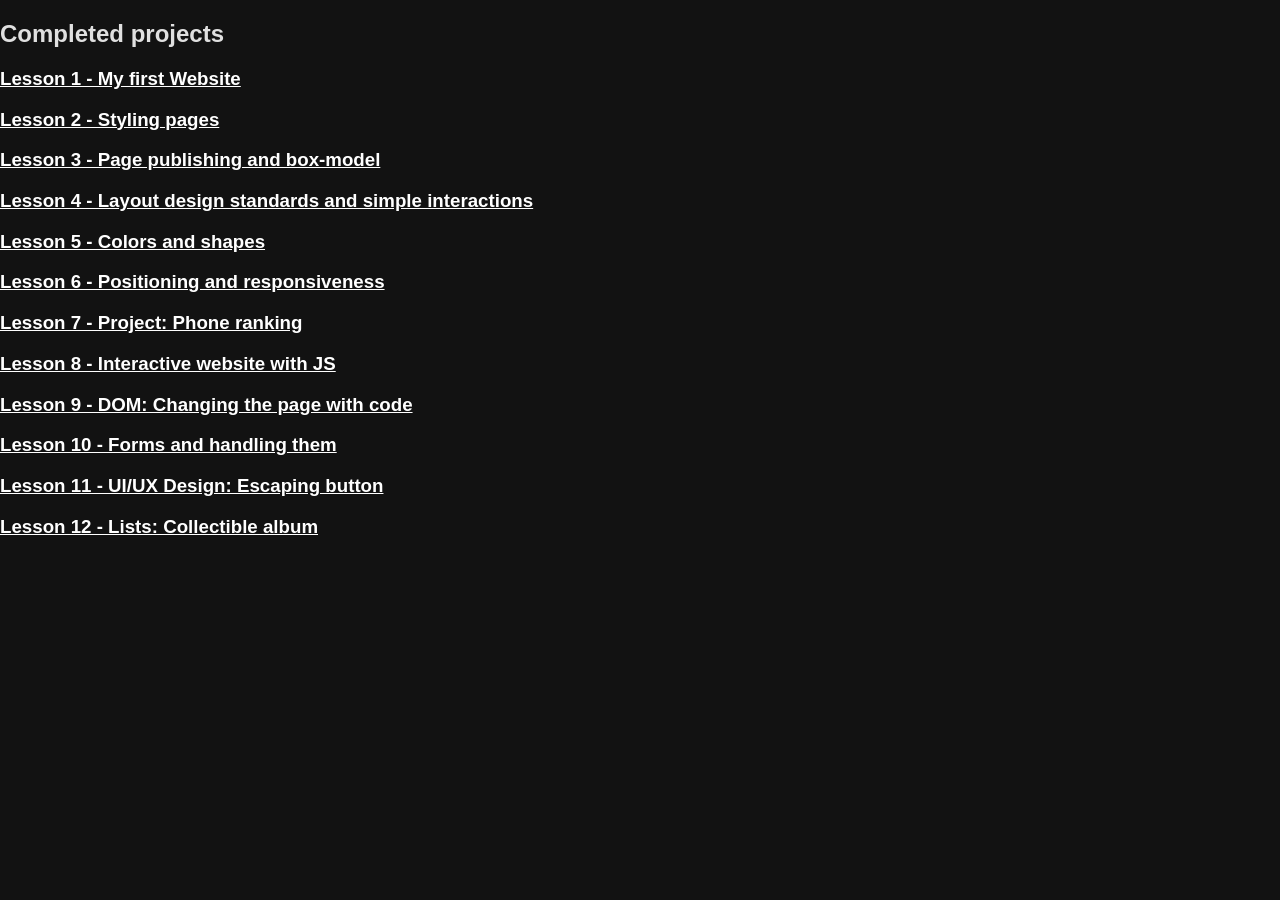
<file: index.html>
<!DOCTYPE html>
<html lang="en">
<head>
  <meta charset="UTF-8">
  <meta name="viewport" content="width=device-width, initial-scale=1.0">
  <title>Websites and AI (10-12)</title>
  <link rel="stylesheet" href="style.css">
</head>
<body>
   <h2>Completed projects</h2>
   <h3><a href="./lesson1/index.html" target="_blank">Lesson 1 - My first Website</a></h3>
   <h3><a href="./lesson2/index.html" target="_blank">Lesson 2 - Styling pages</a></h3>
   <h3><a href="./lesson3/index.html" target="_blank">Lesson 3 - Page publishing and box-model</a></h3>
   <h3><a href="./lesson4/index.html" target="_blank">Lesson 4 - Layout design standards and simple interactions</a></h3>
   <h3><a href="./lesson5/index.html" target="_blank">Lesson 5 - Colors and shapes</a></h3>
   <h3><a href="./lesson6/index.html" target="_blank">Lesson 6 - Positioning and responsiveness</a></h3>
   <h3><a href="./lesson7/index.html" target="_blank">Lesson 7 - Project: Phone ranking</a></h3>
   <h3><a href="./lesson8/index.html" target="_blank">Lesson 8 - Interactive website with JS</a></h3>
   <h3><a href="./lesson9/index.html" target="_blank">Lesson 9 - DOM: Changing the page with code</a></h3>
   <h3><a href="./lesson10/index.html" target="_blank">Lesson 10 - Forms and handling them</a></h3>
   <h3><a href="./lesson11/index.html" target="_blank">Lesson 11 - UI/UX Design: Escaping button</a></h3>
   <h3><a href="./lesson12/index.html" target="_blank">Lesson 12 - Lists: Collectible album</a></h3>
</body>
</html>
</file>
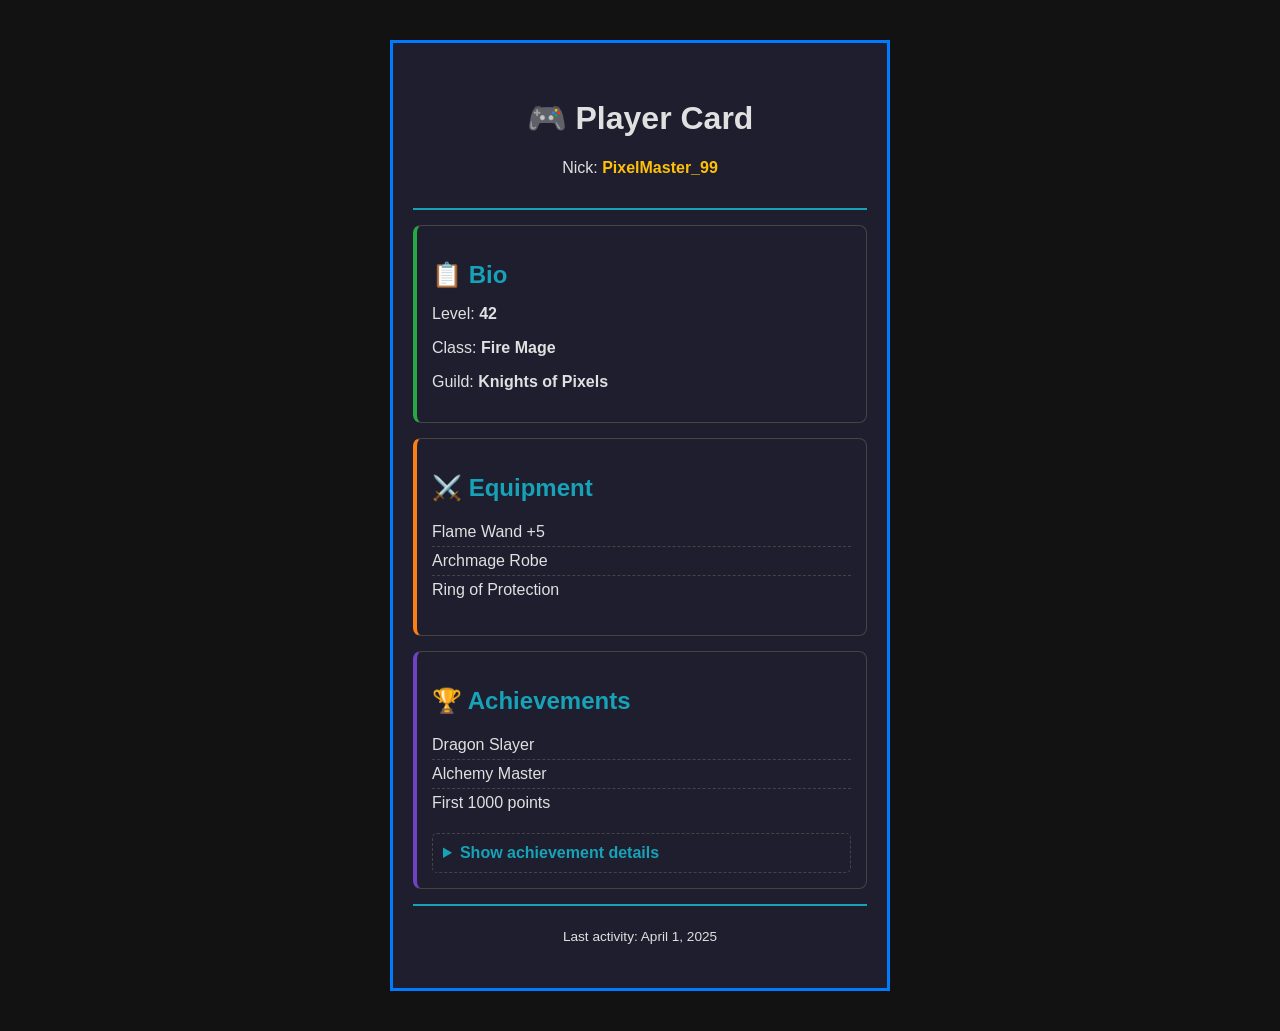
<file: lesson3/basic/index.html>
<!DOCTYPE html>
<html lang="pl">
<head>
  <meta charset="UTF-8">
  <meta name="viewport" content="width=device-width, initial-scale=1.0">
  <title>Player Card</title>
  <link rel="stylesheet" href="style.css">
</head>
<body>
  <main class="player-card">
    <header class="card-header">
      <h1>🎮 Player Card</h1>
      <p>Nick: <span class="highlight">PixelMaster_99</span></p>
    </header>
    <section class="card-section bio">
      <h2>📋 Bio</h2>
      <p>Level: <strong>42</strong></p>
      <p>Class: <strong>Fire Mage</strong></p>
      <p>Guild: <strong>Knights of Pixels</strong></p>
    </section>
    <section class="card-section equipment">
      <h2>⚔️ Equipment</h2>
      <ul>
        <li>Flame Wand +5</li>
        <li>Archmage Robe</li>
        <li>Ring of Protection</li>
      </ul>
    </section>
    <section class="card-section achievements">
      <h2>🏆 Achievements</h2>
      <ul>
        <li>Dragon Slayer</li>
        <li>Alchemy Master</li>
        <li>First 1000 points</li>
      </ul>
      <details>
        <summary>Show achievement details</summary>
        <p>Dragon Slayer - achieved on 15.03.2025 in the Fire Dungeon.</p>
        <p>Alchemy Master - completed 50 recipes.</p>
        <p>First 1000 pts - achieved in 3 days from start!</p>
      </details>
    </section>
    <footer class="card-footer">
      <p>Last activity: <time datetime="2025-04-01">April 1, 2025</time></p>
    </footer>
  </main>
</body>
</html>
</file>
<file: style.css>
/* === Reset i zmienne === */
:root {
  --color-primary: #007bff;
  --color-accent: #17a2b8;
  --color-highlight: #ffc107;
  --color-bg: #1e1e2e;
  --color-text: #e0e0e0;
  --color-border: #444;
}


body {
  margin: 0;
  padding: 0;
  font-family: 'Segoe UI', Tahoma, Geneva, Verdana, sans-serif;
  background-color: #121212;
  color: var(--color-text);
}
a {
  color:white;
}
</file>
<file: lesson3/basic/style.css>
/* === Reset and Variables === */
:root {
  --color-primary: #007bff;
  --color-accent: #17a2b8;
  --color-highlight: #ffc107;
  --color-bg: #1e1e2e;
  --color-text: #e0e0e0;
  --color-border: #444;
}
*, *::before, *::after {
  box-sizing: border-box;
}
body {
  margin: 0;
  padding: 0;
  font-family: 'Segoe UI', Tahoma, Geneva, Verdana, sans-serif;
  background-color: #121212;
  color: var(--color-text);
}
.player-card {
  max-width: 500px;
  margin: 40px auto;
  padding: 20px;
  border: 3px solid var(--color-primary);
  background-color: var(--color-bg);
  transition: transform 0.2s ease;
}
.player-card:hover {
  transform: scale(1.01);
}
.card-header {
  padding: 15px;
  margin-bottom: 15px;
  border-bottom: 2px solid var(--color-accent);
  text-align: center;
}
.card-section {
  padding: 15px;
  margin-bottom: 15px;
  border: 1px solid var(--color-border);
  border-radius: 8px;
}
.card-section:hover {
  border-color: var(--color-primary);
  box-shadow: 0 0 10px rgba(0, 123, 255, 0.3);
}
.card-section h2 {
  margin-bottom: 10px;
  color: var(--color-accent);
}
.bio { border-left: 4px solid #28a745; }
.equipment { border-left: 4px solid #fd7e14; }
.achievements { border-left: 4px solid #6f42c1; }
.card-section ul {
  list-style: none;
  padding-left: 0;
}
.card-section li {
  padding: 5px 0;
  border-bottom: 1px dashed var(--color-border);
}
.card-section li:last-child { border-bottom: none; }
.card-section li:hover {
  background-color: rgba(255, 255, 255, 0.05);
  padding-left: 5px;
}
.highlight {
  color: var(--color-highlight);
  font-weight: bold;
}
.card-footer {
  padding: 10px;
  margin-top: 15px;
  border-top: 2px solid var(--color-accent);
  text-align: center;
  font-size: 0.85em;
}
.achievements details {
  margin-top: 10px;
  padding: 10px;
  border: 1px dashed var(--color-border);
  border-radius: 5px;
}
.achievements summary {
  cursor: pointer;
  color: var(--color-accent);
  font-weight: bold;
}
.achievements summary:hover {
  color: var(--color-highlight);
}
</file>
